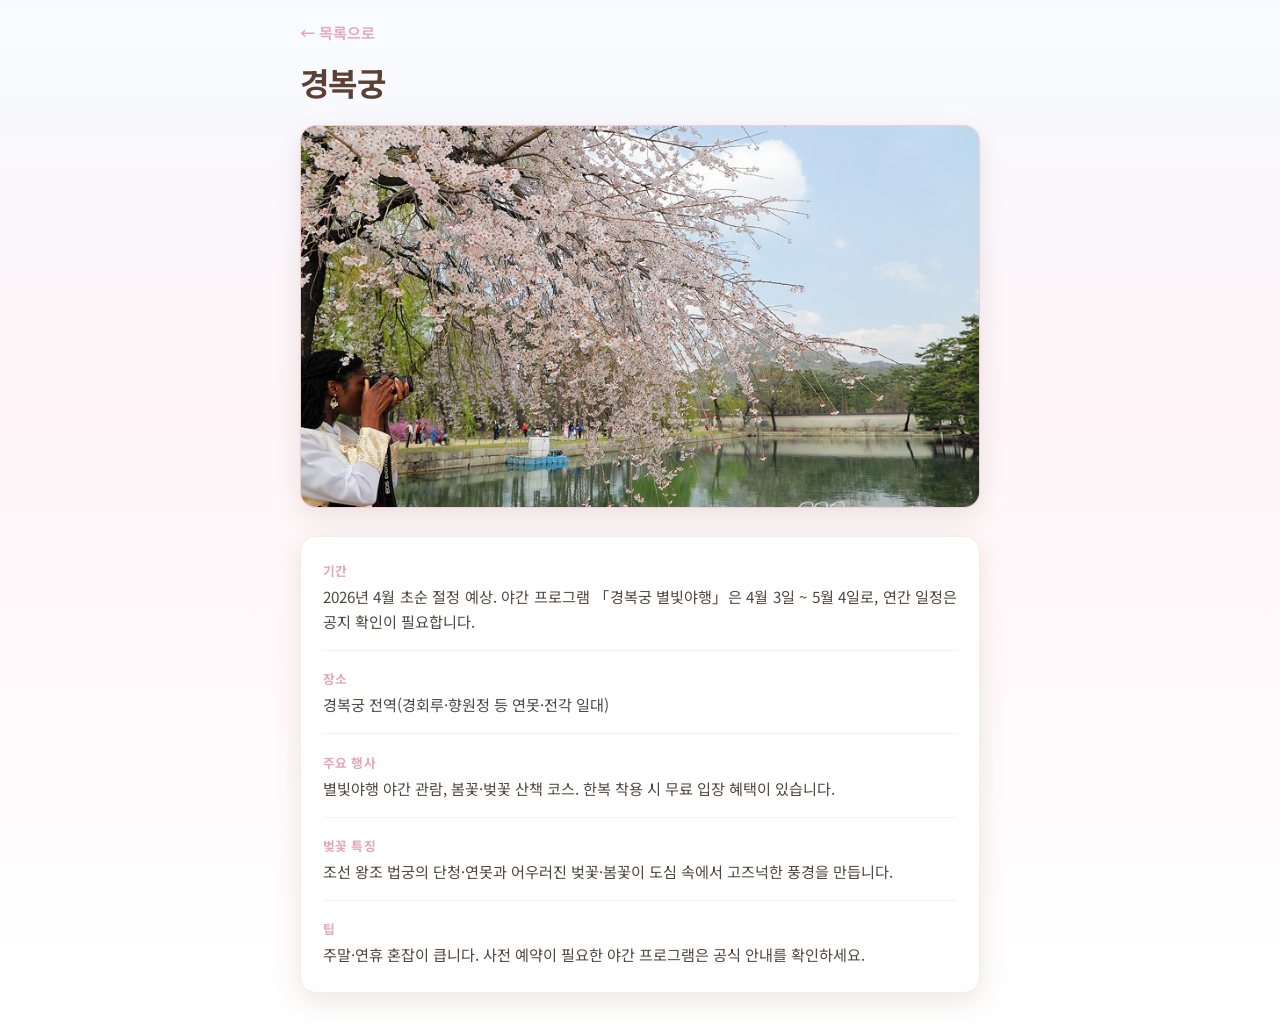
<file: detail/경복궁.html>
<!DOCTYPE html>
<html lang="ko">
<head>
  <meta charset="UTF-8" />
  <meta name="viewport" content="width=device-width, initial-scale=1" />
  <title>경복궁 — 서울 벚꽃 명소</title>
  <link rel="preconnect" href="https://fonts.googleapis.com" />
  <link rel="preconnect" href="https://fonts.gstatic.com" crossorigin />
  <link href="https://fonts.googleapis.com/css2?family=Noto+Sans+KR:wght@300;400;600;700&display=swap" rel="stylesheet" />
  <link rel="stylesheet" href="../detail.css" />
</head>
<body>
  <div class="detail-page">
    <a class="back" href="../index.html">← 목록으로</a>
    <header>
      <h1>경복궁</h1>
    </header>
    <div class="detail-hero">
      <img src="../assets/경복궁.jpg" alt="경복궁 벚꽃 풍경" width="1200" height="675" />
    </div>
    <div class="detail-body">
      <dl class="info-list">
        <div>
          <dt>기간</dt>
          <dd>2026년 4월 초순 절정 예상. 야간 프로그램 「경복궁 별빛야행」은 4월 3일 ~ 5월 4일로, 연간 일정은 공지 확인이 필요합니다.</dd>
        </div>
        <div>
          <dt>장소</dt>
          <dd>경복궁 전역(경회루·향원정 등 연못·전각 일대)</dd>
        </div>
        <div>
          <dt>주요 행사</dt>
          <dd>별빛야행 야간 관람, 봄꽃·벚꽃 산책 코스. 한복 착용 시 무료 입장 혜택이 있습니다.</dd>
        </div>
        <div>
          <dt>벚꽃 특징</dt>
          <dd>조선 왕조 법궁의 단청·연못과 어우러진 벚꽃·봄꽃이 도심 속에서 고즈넉한 풍경을 만듭니다.</dd>
        </div>
        <div>
          <dt>팁</dt>
          <dd>주말·연휴 혼잡이 큽니다. 사전 예약이 필요한 야간 프로그램은 공식 안내를 확인하세요.</dd>
        </div>
      </dl>
    </div>
  </div>
</body>
</html>
</file>
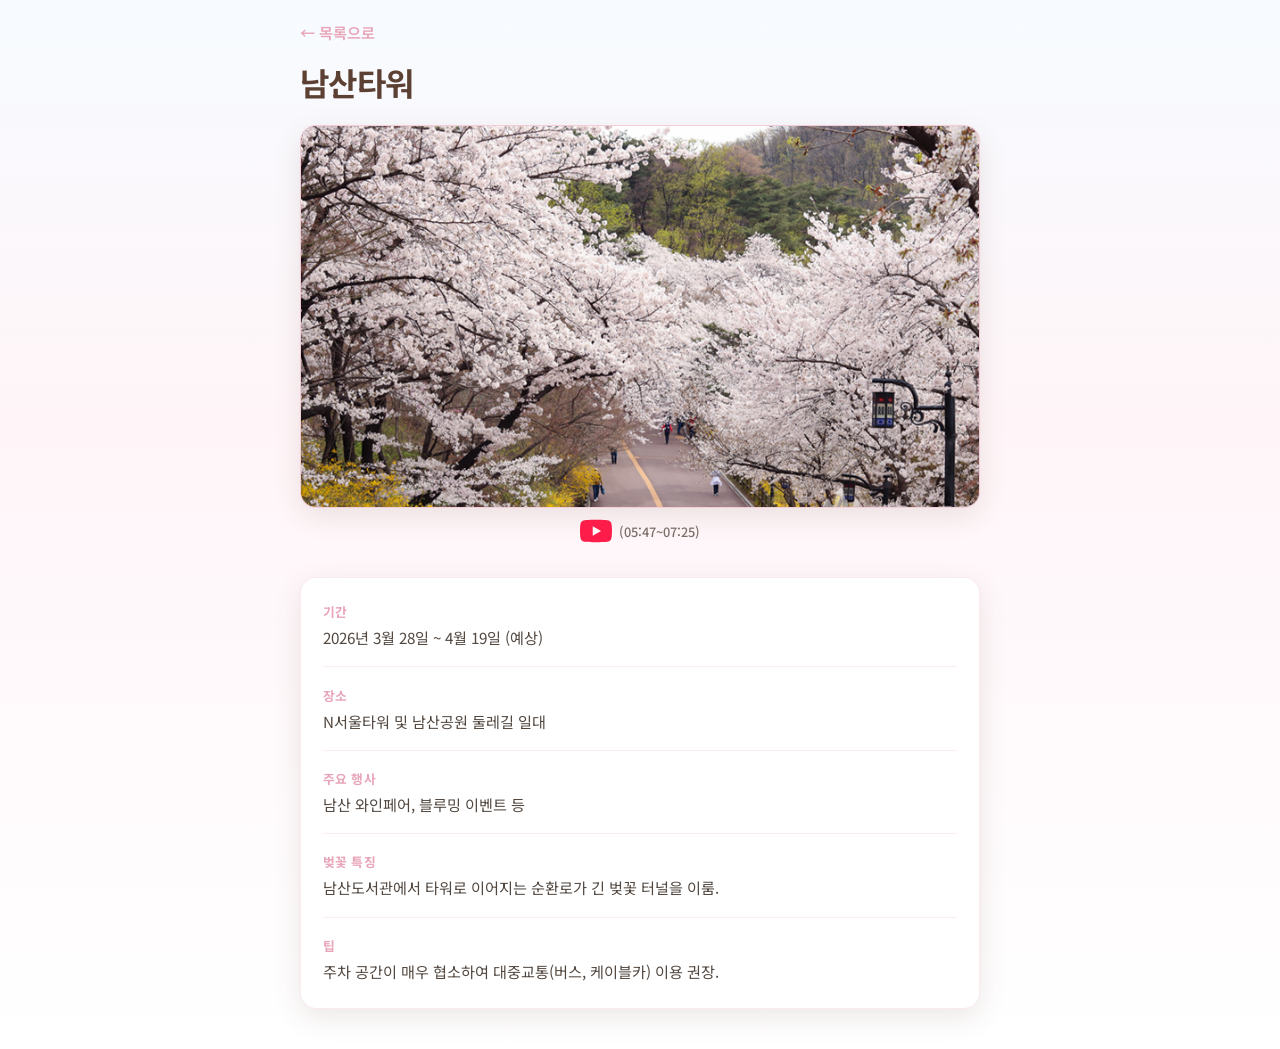
<file: detail/남산타워.html>
<!DOCTYPE html>
<html lang="ko">
<head>
  <meta charset="UTF-8" />
  <meta name="viewport" content="width=device-width, initial-scale=1" />
  <title>남산타워 — 서울 벚꽃 명소</title>
  <link rel="preconnect" href="https://fonts.googleapis.com" />
  <link rel="preconnect" href="https://fonts.gstatic.com" crossorigin />
  <link href="https://fonts.googleapis.com/css2?family=Noto+Sans+KR:wght@300;400;600;700&display=swap" rel="stylesheet" />
  <link rel="stylesheet" href="../detail.css" />
</head>
<body>
  <div class="detail-page">
    <a class="back" href="../index.html">← 목록으로</a>
    <header>
      <h1>남산타워</h1>
    </header>
    <div class="detail-media">
      <div class="detail-hero">
        <img src="../assets/남산타워.png" alt="남산타워 부근 벚꽃 풍경" width="1200" height="675" loading="lazy" decoding="async" />
      </div>
      <a
        class="detail-yt-link"
        href="https://www.youtube.com/watch?v=EMzQtGXoey4&amp;t=347s"
        target="_blank"
        rel="noopener noreferrer"
        aria-label="YouTube에서 관련 영상 보기 (남산타워 구간 05분 47초부터)"
      >
        <svg xmlns="http://www.w3.org/2000/svg" viewBox="0 0 24 24" width="22" height="22" aria-hidden="true" focusable="false">
          <path
            fill="currentColor"
            d="M23.498 6.186a3.016 3.016 0 0 0-2.122-2.136C19.505 3.545 12 3.545 12 3.545s-7.505 0-9.377.505A3.017 3.017 0 0 0 .502 6.186C0 8.07 0 12 0 12s0 3.93.502 5.814a3.016 3.016 0 0 0 2.122 2.136c1.871.505 9.376.505 9.376.505s7.505 0 9.377-.505a3.015 3.015 0 0 0 2.122-2.136C24 15.93 24 12 24 12s0-3.93-.502-5.814zM9.545 15.568V8.432L15.818 12l-6.273 3.568z"
          />
        </svg>
        <span class="detail-yt-hint">(05:47~07:25)</span>
      </a>
    </div>
    <div class="detail-body">
      <dl class="info-list">
        <div>
          <dt>기간</dt>
          <dd>2026년 3월 28일 ~ 4월 19일 (예상)</dd>
        </div>
        <div>
          <dt>장소</dt>
          <dd>N서울타워 및 남산공원 둘레길 일대</dd>
        </div>
        <div>
          <dt>주요 행사</dt>
          <dd>남산 와인페어, 블루밍 이벤트 등</dd>
        </div>
        <div>
          <dt>벚꽃 특징</dt>
          <dd>남산도서관에서 타워로 이어지는 순환로가 긴 벚꽃 터널을 이룸.</dd>
        </div>
        <div>
          <dt>팁</dt>
          <dd>주차 공간이 매우 협소하여 대중교통(버스, 케이블카) 이용 권장.</dd>
        </div>
      </dl>
    </div>
  </div>
</body>
</html>
</file>
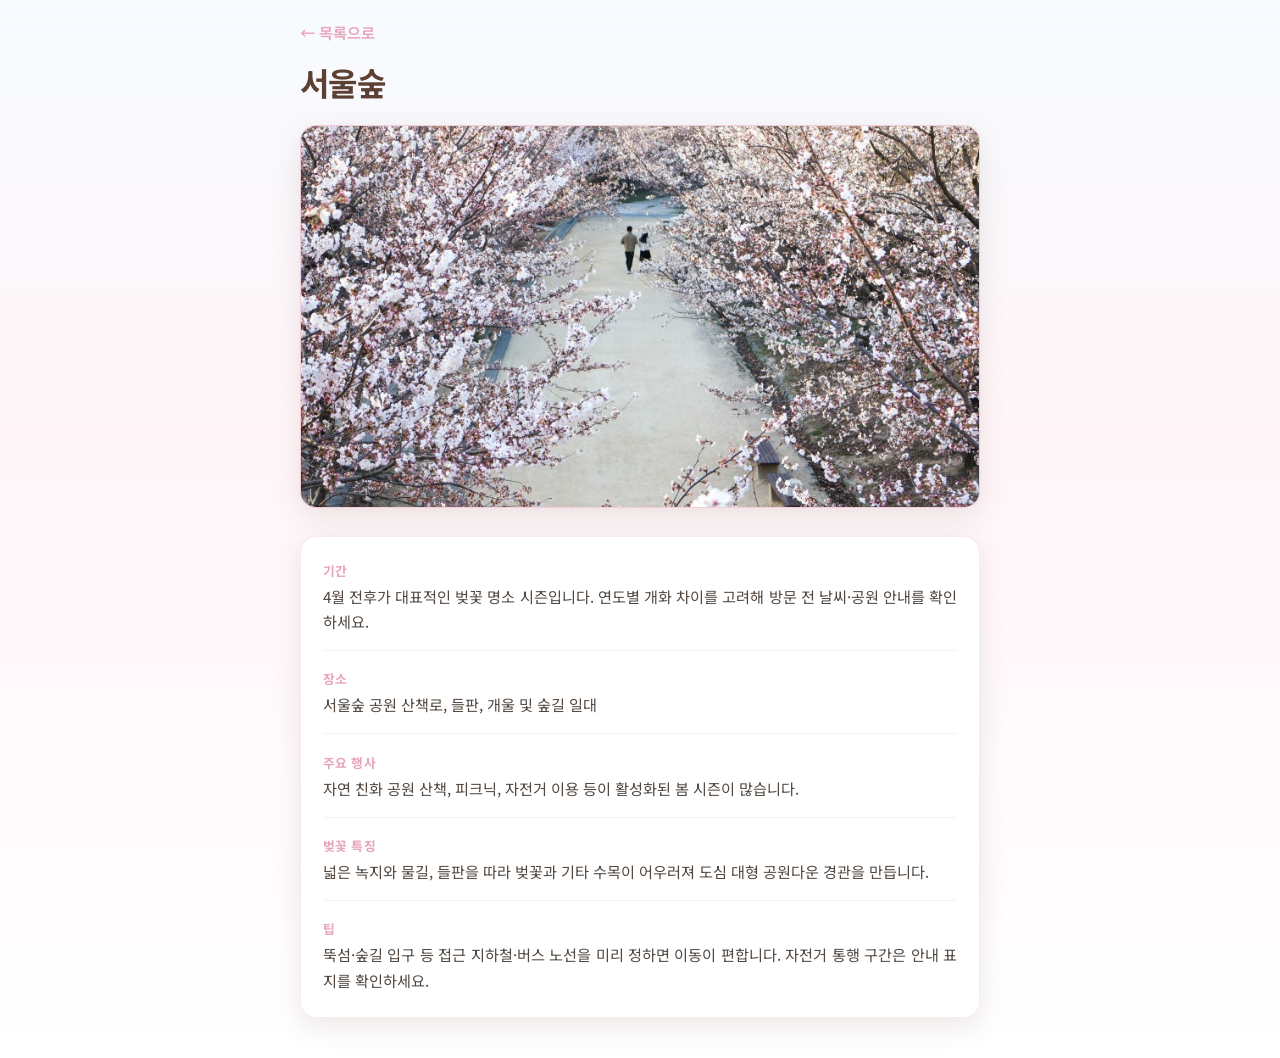
<file: detail/서울숲.html>
<!DOCTYPE html>
<html lang="ko">
<head>
  <meta charset="UTF-8" />
  <meta name="viewport" content="width=device-width, initial-scale=1" />
  <title>서울숲 — 서울 벚꽃 명소</title>
  <link rel="preconnect" href="https://fonts.googleapis.com" />
  <link rel="preconnect" href="https://fonts.gstatic.com" crossorigin />
  <link href="https://fonts.googleapis.com/css2?family=Noto+Sans+KR:wght@300;400;600;700&display=swap" rel="stylesheet" />
  <link rel="stylesheet" href="../detail.css" />
</head>
<body>
  <div class="detail-page">
    <a class="back" href="../index.html">← 목록으로</a>
    <header>
      <h1>서울숲</h1>
    </header>
    <div class="detail-hero">
      <img src="../assets/서울숲.jpg" alt="서울숲 벚꽃" width="1200" height="675" />
    </div>
    <div class="detail-body">
      <dl class="info-list">
        <div>
          <dt>기간</dt>
          <dd>4월 전후가 대표적인 벚꽃 명소 시즌입니다. 연도별 개화 차이를 고려해 방문 전 날씨·공원 안내를 확인하세요.</dd>
        </div>
        <div>
          <dt>장소</dt>
          <dd>서울숲 공원 산책로, 들판, 개울 및 숲길 일대</dd>
        </div>
        <div>
          <dt>주요 행사</dt>
          <dd>자연 친화 공원 산책, 피크닉, 자전거 이용 등이 활성화된 봄 시즌이 많습니다.</dd>
        </div>
        <div>
          <dt>벚꽃 특징</dt>
          <dd>넓은 녹지와 물길, 들판을 따라 벚꽃과 기타 수목이 어우러져 도심 대형 공원다운 경관을 만듭니다.</dd>
        </div>
        <div>
          <dt>팁</dt>
          <dd>뚝섬·숲길 입구 등 접근 지하철·버스 노선을 미리 정하면 이동이 편합니다. 자전거 통행 구간은 안내 표지를 확인하세요.</dd>
        </div>
      </dl>
    </div>
  </div>
</body>
</html>
</file>
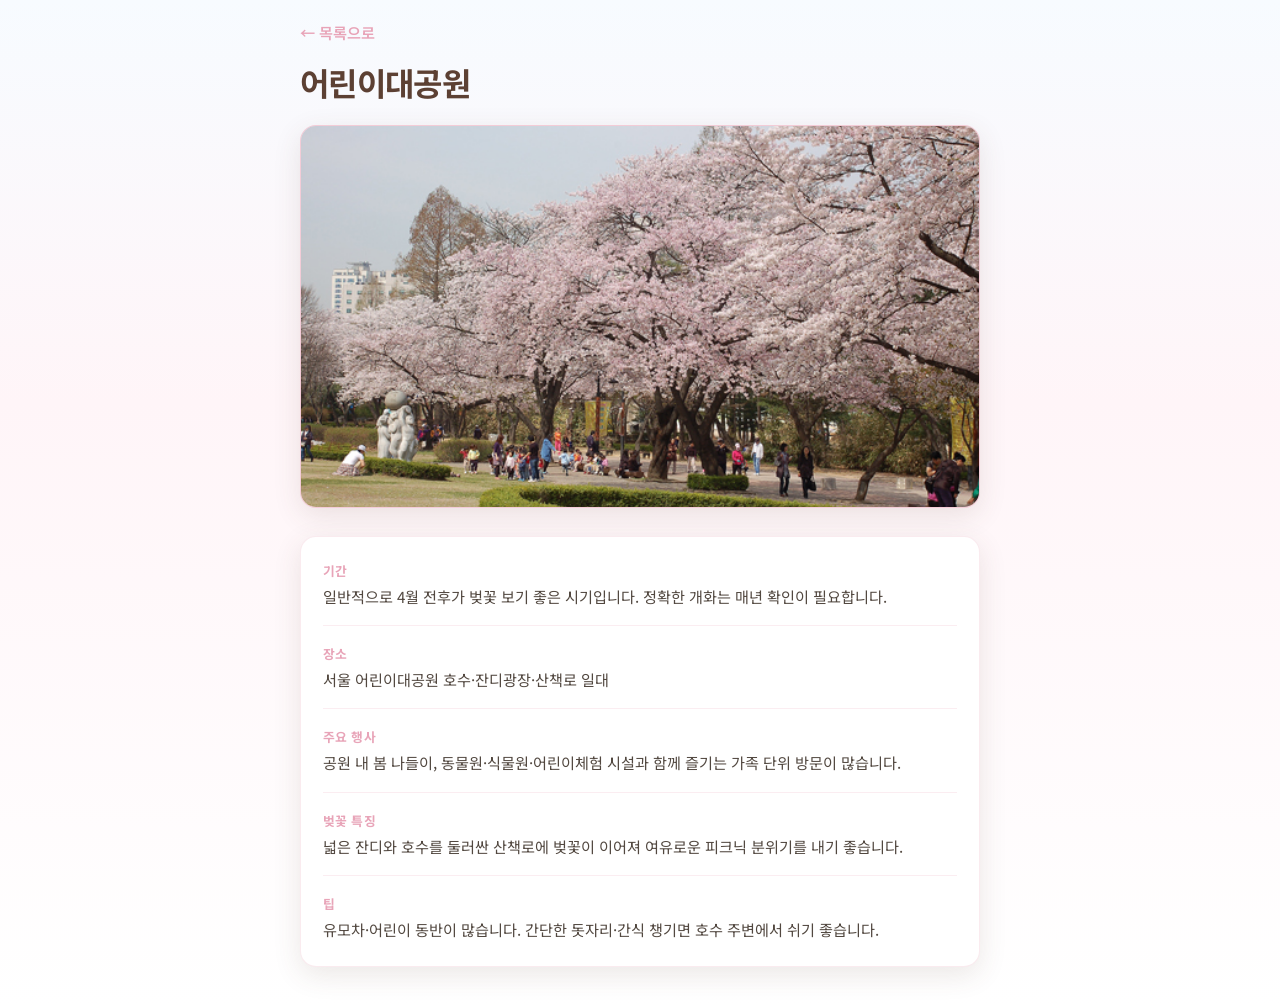
<file: detail/어린이대공원.html>
<!DOCTYPE html>
<html lang="ko">
<head>
  <meta charset="UTF-8" />
  <meta name="viewport" content="width=device-width, initial-scale=1" />
  <title>어린이대공원 — 서울 벚꽃 명소</title>
  <link rel="preconnect" href="https://fonts.googleapis.com" />
  <link rel="preconnect" href="https://fonts.gstatic.com" crossorigin />
  <link href="https://fonts.googleapis.com/css2?family=Noto+Sans+KR:wght@300;400;600;700&display=swap" rel="stylesheet" />
  <link rel="stylesheet" href="../detail.css" />
</head>
<body>
  <div class="detail-page">
    <a class="back" href="../index.html">← 목록으로</a>
    <header>
      <h1>어린이대공원</h1>
    </header>
    <div class="detail-hero">
      <img src="../assets/어린이대공원.jpg" alt="어린이대공원 벚꽃" width="1200" height="675" />
    </div>
    <div class="detail-body">
      <dl class="info-list">
        <div>
          <dt>기간</dt>
          <dd>일반적으로 4월 전후가 벚꽃 보기 좋은 시기입니다. 정확한 개화는 매년 확인이 필요합니다.</dd>
        </div>
        <div>
          <dt>장소</dt>
          <dd>서울 어린이대공원 호수·잔디광장·산책로 일대</dd>
        </div>
        <div>
          <dt>주요 행사</dt>
          <dd>공원 내 봄 나들이, 동물원·식물원·어린이체험 시설과 함께 즐기는 가족 단위 방문이 많습니다.</dd>
        </div>
        <div>
          <dt>벚꽃 특징</dt>
          <dd>넓은 잔디와 호수를 둘러싼 산책로에 벚꽃이 이어져 여유로운 피크닉 분위기를 내기 좋습니다.</dd>
        </div>
        <div>
          <dt>팁</dt>
          <dd>유모차·어린이 동반이 많습니다. 간단한 돗자리·간식 챙기면 호수 주변에서 쉬기 좋습니다.</dd>
        </div>
      </dl>
    </div>
  </div>
</body>
</html>
</file>
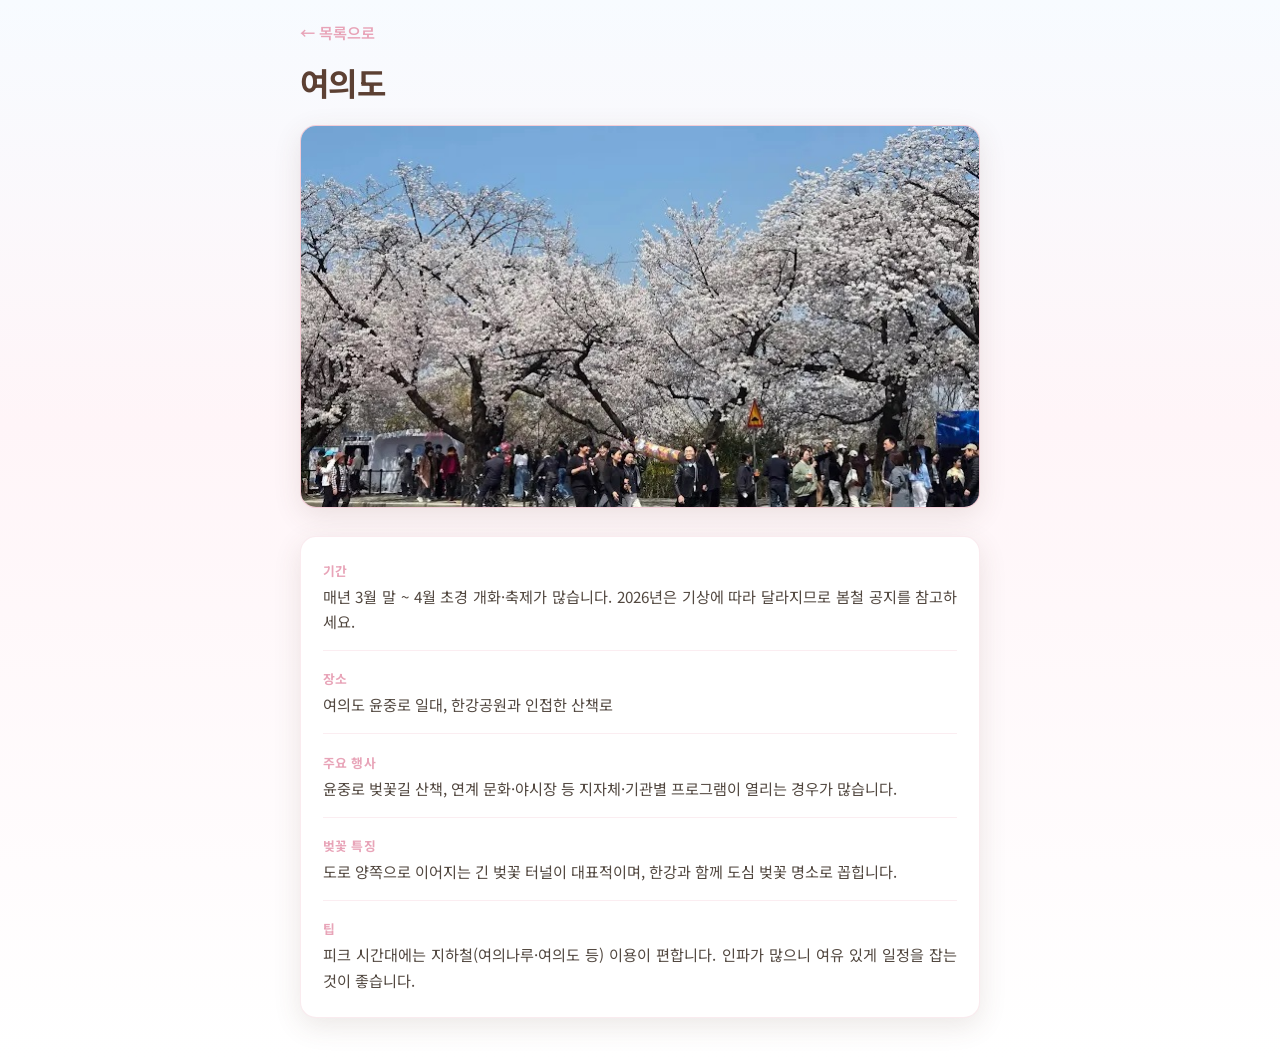
<file: detail/여의도.html>
<!DOCTYPE html>
<html lang="ko">
<head>
  <meta charset="UTF-8" />
  <meta name="viewport" content="width=device-width, initial-scale=1" />
  <title>여의도 — 서울 벚꽃 명소</title>
  <link rel="preconnect" href="https://fonts.googleapis.com" />
  <link rel="preconnect" href="https://fonts.gstatic.com" crossorigin />
  <link href="https://fonts.googleapis.com/css2?family=Noto+Sans+KR:wght@300;400;600;700&display=swap" rel="stylesheet" />
  <link rel="stylesheet" href="../detail.css" />
</head>
<body>
  <div class="detail-page">
    <a class="back" href="../index.html">← 목록으로</a>
    <header>
      <h1>여의도</h1>
    </header>
    <div class="detail-hero">
      <img src="../assets/여의도.jpg" alt="여의도 윤중로 벚꽃" width="1200" height="675" />
    </div>
    <div class="detail-body">
      <dl class="info-list">
        <div>
          <dt>기간</dt>
          <dd>매년 3월 말 ~ 4월 초경 개화·축제가 많습니다. 2026년은 기상에 따라 달라지므로 봄철 공지를 참고하세요.</dd>
        </div>
        <div>
          <dt>장소</dt>
          <dd>여의도 윤중로 일대, 한강공원과 인접한 산책로</dd>
        </div>
        <div>
          <dt>주요 행사</dt>
          <dd>윤중로 벚꽃길 산책, 연계 문화·야시장 등 지자체·기관별 프로그램이 열리는 경우가 많습니다.</dd>
        </div>
        <div>
          <dt>벚꽃 특징</dt>
          <dd>도로 양쪽으로 이어지는 긴 벚꽃 터널이 대표적이며, 한강과 함께 도심 벚꽃 명소로 꼽힙니다.</dd>
        </div>
        <div>
          <dt>팁</dt>
          <dd>피크 시간대에는 지하철(여의나루·여의도 등) 이용이 편합니다. 인파가 많으니 여유 있게 일정을 잡는 것이 좋습니다.</dd>
        </div>
      </dl>
    </div>
  </div>
</body>
</html>
</file>
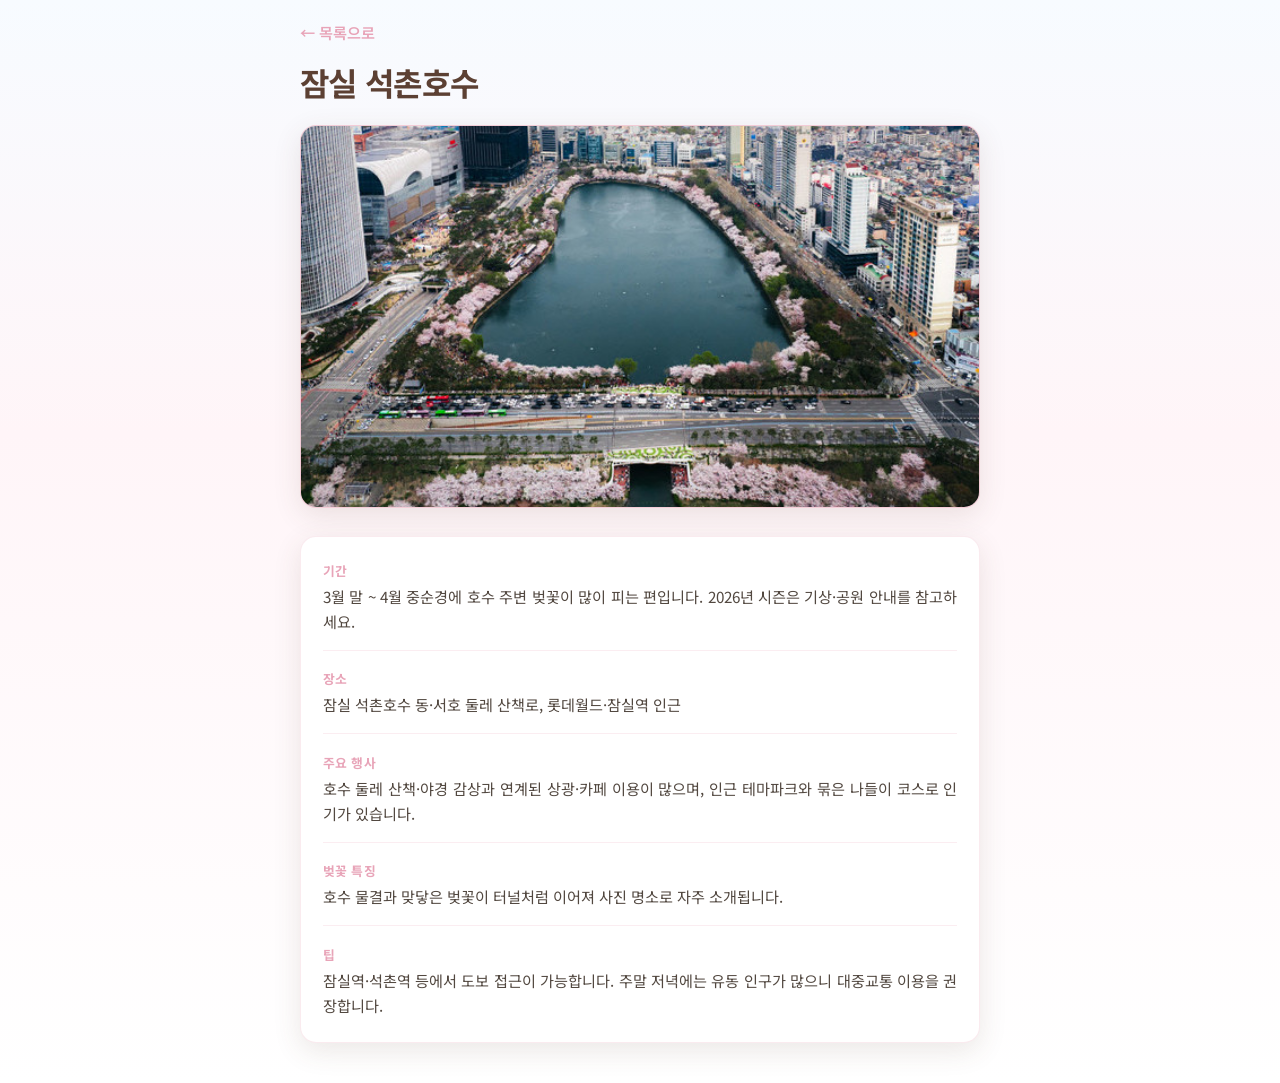
<file: detail/잠실-석촌호수.html>
<!DOCTYPE html>
<html lang="ko">
<head>
  <meta charset="UTF-8" />
  <meta name="viewport" content="width=device-width, initial-scale=1" />
  <title>잠실 석촌호수 — 서울 벚꽃 명소</title>
  <link rel="preconnect" href="https://fonts.googleapis.com" />
  <link rel="preconnect" href="https://fonts.gstatic.com" crossorigin />
  <link href="https://fonts.googleapis.com/css2?family=Noto+Sans+KR:wght@300;400;600;700&display=swap" rel="stylesheet" />
  <link rel="stylesheet" href="../detail.css" />
</head>
<body>
  <div class="detail-page">
    <a class="back" href="../index.html">← 목록으로</a>
    <header>
      <h1>잠실 석촌호수</h1>
    </header>
    <div class="detail-hero">
      <img src="../assets/잠실 석촌호수.jpg" alt="잠실 석촌호수 벚꽃" width="1200" height="675" />
    </div>
    <div class="detail-body">
      <dl class="info-list">
        <div>
          <dt>기간</dt>
          <dd>3월 말 ~ 4월 중순경에 호수 주변 벚꽃이 많이 피는 편입니다. 2026년 시즌은 기상·공원 안내를 참고하세요.</dd>
        </div>
        <div>
          <dt>장소</dt>
          <dd>잠실 석촌호수 동·서호 둘레 산책로, 롯데월드·잠실역 인근</dd>
        </div>
        <div>
          <dt>주요 행사</dt>
          <dd>호수 둘레 산책·야경 감상과 연계된 상광·카페 이용이 많으며, 인근 테마파크와 묶은 나들이 코스로 인기가 있습니다.</dd>
        </div>
        <div>
          <dt>벚꽃 특징</dt>
          <dd>호수 물결과 맞닿은 벚꽃이 터널처럼 이어져 사진 명소로 자주 소개됩니다.</dd>
        </div>
        <div>
          <dt>팁</dt>
          <dd>잠실역·석촌역 등에서 도보 접근이 가능합니다. 주말 저녁에는 유동 인구가 많으니 대중교통 이용을 권장합니다.</dd>
        </div>
      </dl>
    </div>
  </div>
</body>
</html>
</file>
<file: detail.css>
:root {
  --petal: #f8e1e8;
  --petal-deep: #e8a4b8;
  --bark: #5c4033;
  --sky: #f7fbff;
  --card-shadow: 0 8px 28px rgba(92, 64, 51, 0.12);
}

* {
  box-sizing: border-box;
}

body {
  margin: 0;
  font-family: "Noto Sans KR", system-ui, sans-serif;
  background: linear-gradient(180deg, var(--sky) 0%, #fff5f8 40%, #fff 100%);
  color: #2c2420;
  min-height: 100vh;
}

.detail-page {
  max-width: 720px;
  margin: 0 auto;
  padding: 1.25rem 1.25rem 2.5rem;
}

.back {
  display: inline-block;
  margin-bottom: 1rem;
  color: var(--petal-deep);
  font-weight: 600;
  text-decoration: none;
  font-size: 0.95rem;
}

.back:hover {
  text-decoration: underline;
}

.detail-page h1 {
  margin: 0 0 1.25rem;
  font-size: clamp(1.5rem, 4vw, 2rem);
  font-weight: 700;
  color: var(--bark);
  letter-spacing: -0.02em;
}

.detail-hero {
  border-radius: 16px;
  overflow: hidden;
  box-shadow: var(--card-shadow);
  border: 1px solid rgba(232, 164, 184, 0.35);
  margin-bottom: 1.75rem;
  aspect-ratio: 16 / 9;
  background: var(--petal);
}

.detail-hero img {
  width: 100%;
  height: 100%;
  object-fit: cover;
  object-position: center;
  display: block;
}

.detail-media {
  margin-bottom: 1.75rem;
}

.detail-media .detail-hero {
  margin-bottom: 0;
}

.detail-yt-link {
  display: flex;
  align-items: center;
  gap: 0.45rem;
  margin: 0.4rem auto 0;
  width: fit-content;
  max-width: 100%;
  padding: 0.1rem 0;
  color: #ff0033;
  text-decoration: none;
  opacity: 0.88;
  transition: opacity 0.2s ease;
}

.detail-yt-link:hover {
  opacity: 1;
}

.detail-yt-link:hover svg {
  transform: scale(1.08);
}

.detail-yt-link:focus {
  outline: none;
}

.detail-yt-link:focus-visible {
  outline: 2px solid var(--petal-deep);
  outline-offset: 3px;
  border-radius: 6px;
}

.detail-yt-link svg {
  display: block;
  width: 2rem;
  height: 2rem;
  flex-shrink: 0;
  transition: transform 0.2s ease;
}

.detail-yt-hint {
  font-size: 0.8rem;
  font-weight: 500;
  color: #6b5d56;
  font-variant-numeric: tabular-nums;
  line-height: 1.2;
}

.detail-hero--youtube-short {
  aspect-ratio: 9 / 16;
  max-width: min(100%, 400px);
  margin-left: auto;
  margin-right: auto;
  background: #1a1a1a;
}

.detail-hero--youtube-short iframe {
  width: 100%;
  height: 100%;
  border: 0;
  display: block;
}

.detail-body {
  background: #fff;
  border-radius: 16px;
  padding: 1.5rem 1.35rem;
  box-shadow: var(--card-shadow);
  border: 1px solid rgba(232, 164, 184, 0.22);
}

.info-list {
  margin: 0;
  display: grid;
  gap: 1.15rem;
}

.info-list dt {
  margin: 0;
  font-size: 0.8rem;
  font-weight: 700;
  color: var(--petal-deep);
  text-transform: none;
  letter-spacing: 0.02em;
}

.info-list dd {
  margin: 0.25rem 0 0;
  font-size: 0.95rem;
  line-height: 1.65;
  color: #524840;
  text-align: justify;
  text-justify: inter-word;
}

.info-list > div {
  padding-bottom: 1rem;
  border-bottom: 1px solid rgba(232, 164, 184, 0.2);
}

.info-list > div:last-child {
  padding-bottom: 0;
  border-bottom: none;
}
</file>
